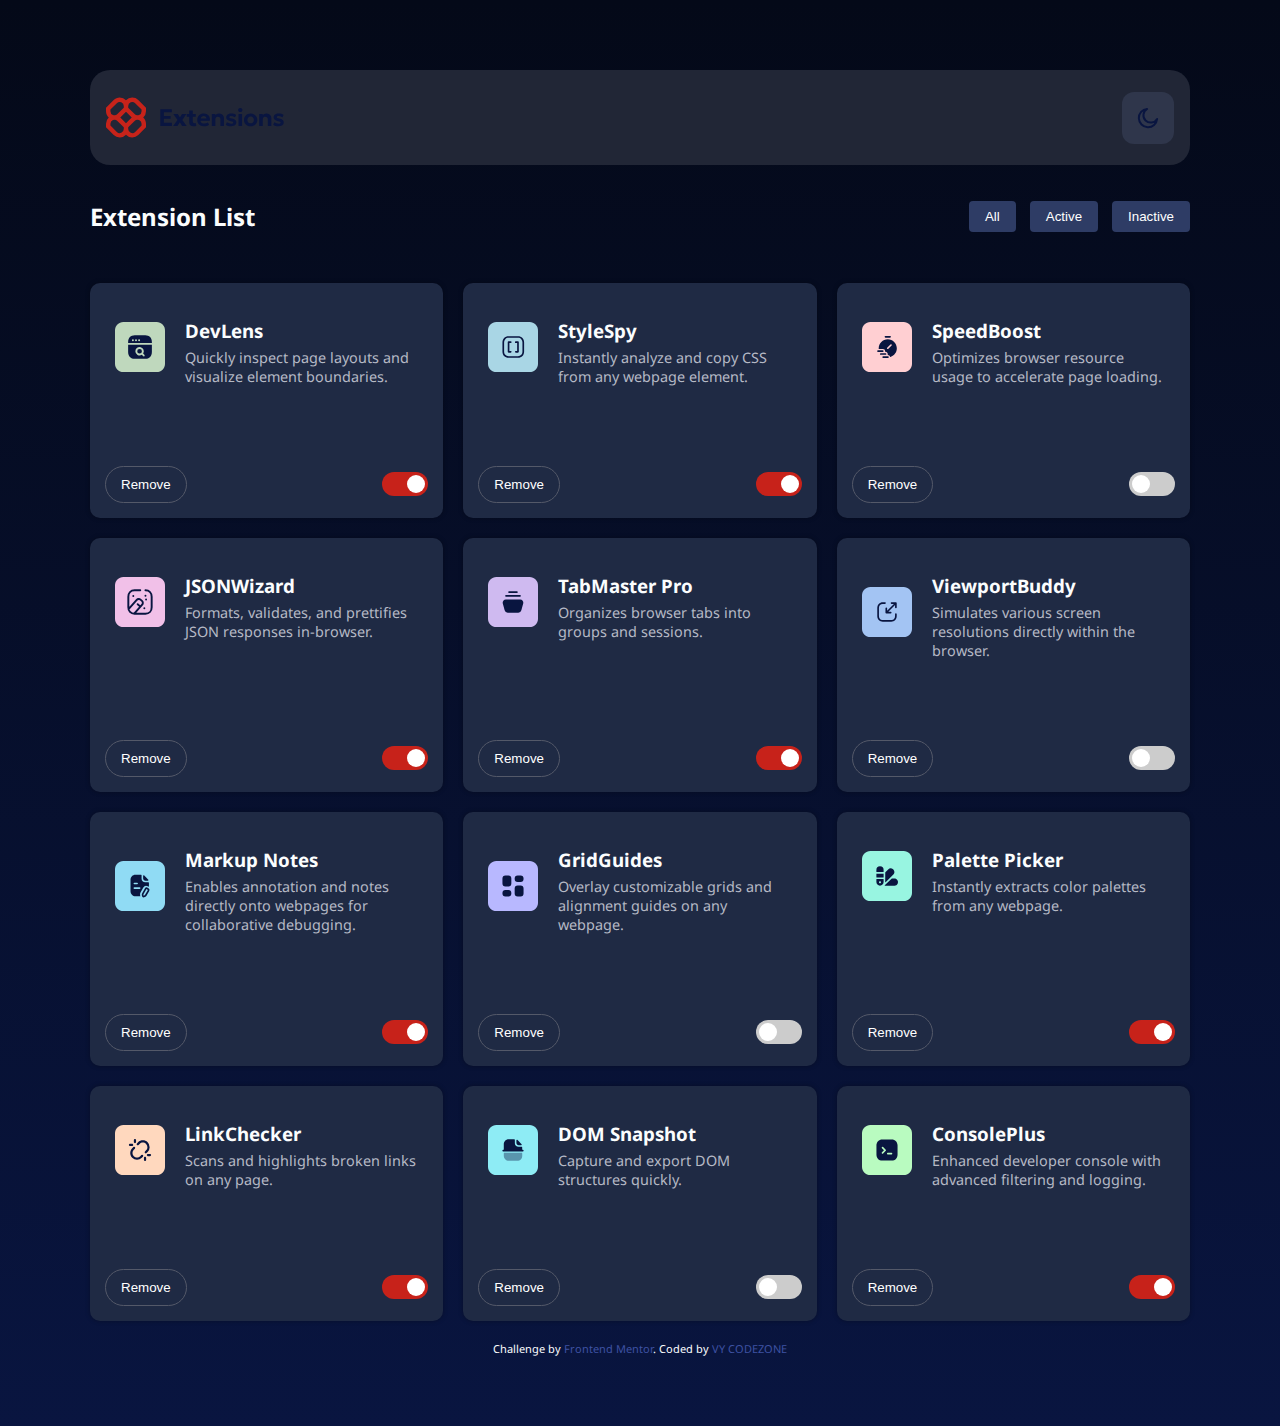
<file: index.html>
<!DOCTYPE html>
<html lang="en">
<head>
  <meta charset="UTF-8">
  <meta name="viewport" content="width=device-width, initial-scale=1.0"> 

  <link rel="icon" type="image/png" sizes="32x32" href="./assets/images/favicon-32x32.png">
  
  <title>Frontend Mentor | Browser extensions manager UI</title>

  <link rel="stylesheet" href="./assets/style.css">
</head>
<body>
  

  <div class="container">
  
    <div class="search-container">
      <img src="./assets/images/logo.svg" alt="official logo of the website" />
      <img src="./assets/images/icon-moon.svg" alt="toggle theme" class="day-toggle" />
    </div>

    
    <div class="extension-list-header">
      <div id="exten-writeup">
        <h2>Extension List</h2>
      </div>
      <div id="exten-bottons">
        <button class="ext-btn" data-filter="all">All</button>
        <button class="ext-btn" data-filter="active">Active</button>
        <button class="ext-btn" data-filter="inactive">Inactive</button>
      </div>
    </div>

    
    <div class="extension-list-content">
      <div class="grid-container" id="extensionContainer">
       
      </div>
    </div>

  
    <div id="paginationControls">
      <button id="prevBtn" style="display: none;">Previous</button>
      <span id="pageIndicator"></span>
      <button id="nextBtn" style="display: none;">Next</button>
    </div>
  </div>


  <div class="attribution">
    Challenge by <a href="https://www.frontendmentor.io?ref=challenge">Frontend Mentor</a>. 
    Coded by <a href="https://github.com/Eruanga">VY CODEZONE</a>
  </div>
  

  <script src="./assets/script.js"></script>
</body>
</html>
</file>
<file: assets/style.css>
@font-face {
    font-family: NotoSans;
    src: url(./fonts/NotoSans-VariableFont_wdth\,wght.ttf);
}

.attribution { font-size: 11px; text-align: center; }
.attribution a { color: hsl(228, 45%, 44%); }

*{margin: 0; padding: 0;}
body { 
    background: linear-gradient(to bottom, #040918, #091540); 
    padding: 70px 90px;
    color: hsl(200, 60%, 99%);
    height: 100%;
    font-family: "NotoSans";
}
.container{
    display: flex;
    flex-direction: column;
}
.search-container{
    display: flex;
    justify-content: space-between;
    height: 7vh;
    background-color: hsl(226, 25%, 17%);
    align-items: center;
    padding: 1rem;
    border-radius: 20px;
}
.day-toggle, .night-toggle{
    padding: 15px; 
    background-color: hsl(225, 23%, 24%); 
    border-radius: 12px;
    cursor: pointer;
}
.extension-list-header{
    display: flex;
    justify-content: space-between;
    width: 100%;
    padding: 35px 0 20px 0;
}
.ext-btn{
    padding: 5px 15px;
    border-radius: 9px;
    border: none;
    background-color: hsl(226, 25%, 17%);;
    color: hsl(200, 60%, 99%);
}
.ext-btn:hover{
    background-color: hsl(225, 23%, 24%);
    cursor: pointer;
}
.extension-list-content{
    gap: 20px;
    display: flex;
    flex-direction: column;
}
.extension-list-header {
    display: flex;
    justify-content: space-between;
    align-items: center;
    margin-bottom: 10px;
}

.ext-btn {
    margin-left: 10px;
    padding: 8px 16px;
    border: none;
    background-color: #2e3c65;
    color: white;
    border-radius: 4px;
    cursor: pointer;
}
.ext-btn:hover {
    background-color: #44588a;
}
.ext-btn.active {
  background-color: hsl(3, 77%, 44%);
  color: white;
}
.grid-container {
    display: grid;
    grid-template-columns: repeat(3, 1fr);
    grid-auto-rows: auto;
    gap: 20px;
    padding-top: 20px;
}
.ext-img-and-details{
    display: flex;
    gap: 20px;
    align-items: center;
    margin: 10px 10px 70px;
}
.toggle-div{
    text-align-last: justify;
}
.toggle-div button:hover {
    background-color: hsl(3, 77%, 44%);
}
.list-row {
    background: #1f2a44;
    padding: 15px;
    border-radius: 10px;
    box-shadow: 0 0 5px rgba(0, 0, 0, 0.3);
    display: flex;
    flex-direction: column;
    justify-content: space-between;
}

.list-row img {
    width: 50px;
    height: 50px;
}
  .list-row h3 {
    margin: 10px 0 5px;
}
.list-row p {
    font-size: 0.9rem;
    color: hsl(224, 11%, 74%);
}
.list-row button {
    margin-top: 10px;
    padding: 10px 15px;
    border: 1px solid hsl(226, 11%, 37%);
    background-color: #1f2a44;
    color: white;
    border-radius: 20px;
    cursor: pointer;
}
#paginationControls {
    text-align: center;
    margin-top: 20px;
}
#paginationControls button {
    margin: 0 10px;
    padding: 6px 14px;
    background-color: #2e3c65;
    border: none;
    color: white;
    border-radius: 4px;
    cursor: pointer;
}
.switch {
    position: relative;
    display: inline-block;
    width: 46px;
    height: 24px;
}
.switch input {
    opacity: 0;
    width: 0;
    height: 0;
}
.slider {
    position: absolute;
    cursor: pointer;
    top: 0; left: 0;
    right: 0; bottom: 0;
    background-color: #ccc;
    transition: .4s;
    border-radius: 24px;
}
.slider:before {
    position: absolute;
    content: "";
    height: 18px; width: 18px;
    left: 3px; bottom: 3px;
    background-color: white;
    transition: .4s;
    border-radius: 50%;
}
input:checked + .slider {
    background-color: hsl(3, 77%, 44%);
}
  
input:checked + .slider:before {
    transform: translateX(22px);
}
body.light-mode {
    background: linear-gradient(to bottom, #EBF2FC, #EEF8F9); 
    color: #141313;
} 
body.light-mode .list-row {
    background-color: hsl(217, 61%, 90%);
    border: 1px solid hsl(217, 18%, 72%);
}
body.light-mode .list-row p{
    color: rgb(8, 7, 7);
}
body.light-mode .toggle-div button{
    background: rgb(255, 255, 255);
    color: hsl(227, 75%, 14%);
}
body.light-mode .toggle-div button:hover{
    color: hsl(240, 6%, 97%);
}
a{
    text-decoration: none;
    color: white;
}
body.light-mode a{
    color: hsl(227, 75%, 14%);
}
body.light-mode a:hover{
    color: white;
}
body.light-mode .toggle-div button:hover{
    background: hsl(3, 77%, 44%);
    color: #EEF8F9;
    border: none;
}
body.light-mode .search-container{
    background: white;
}
body.light-mode .day-toggle{
    background-color: hsl(0, 0%, 78%);
}
body.light-mode .list-row, body.light-mode .ext-btn, .body.light-mode button{
    background-color: hsl(200, 60%, 99%);
    border: none;
    color: black;
}
body.light-mode .ext-btn {
    background-color: hsl(217, 61%, 90%);
    color: #141313;
}
  
body.light-mode .ext-btn.active {
    background-color: hsl(217, 61%, 90%);
}

@media screen and (min-width: 1440px) and (max-width: 2560px) {
    .grid-container {
      grid-template-columns: repeat(4, 1fr);
    }
  
    .search-container {
      padding: 2rem;
    }
  
    .ext-btn {
      padding: 10px 20px;
      font-size: 16px;
    }
  
    .list-row {
      padding: 20px;
    }
}
  
@media screen and (min-width: 768px) and (max-width: 1024px) {
    body {
      padding: 40px;
    }
  
    .grid-container {
      grid-template-columns: repeat(2, 1fr);
    }
  
    .search-container {
      gap: 15px;
      padding: 1rem;
    }
  
    .extension-list-header {
      flex-direction: column;
      align-items: flex-start;
      gap: 10px;
    }
  
    .ext-img-and-details {
      flex-direction: column;
      align-items: flex-start;
      gap: 10px;
    }
  
    .ext-btn {
      padding: 8px 14px;
      font-size: 14px;
    }
}
  
  
@media screen and (max-width: 767px) {
    body {
      padding: 20px;
    }
  
    .grid-container {
      grid-template-columns: 1fr;
      padding-top: 10px;
    }
  
    .search-container {
      gap: 10px;
      padding: 0.8rem;
    }
  
    .extension-list-header {
      flex-direction: column;
      align-items: flex-start;
      gap: 10px;
    }
  
    .ext-img-and-details {
      flex-direction: column;
      align-items: flex-start;
      gap: 10px;
      margin: 10px 0 30px;
    }
  
    .ext-btn {
      padding: 6px 10px;
      font-size: 13px;
      margin-left: 0;
    }
  
    .list-row {
      padding: 12px;
    }
  
    .list-row img {
      width: 40px;
      height: 40px;
    }
  
    .day-toggle, .night-toggle {
      padding: 10px;
      font-size: 13px;
    }
  
    #paginationControls button {
      padding: 5px 10px;
      font-size: 12px;
    }
}
</file>
